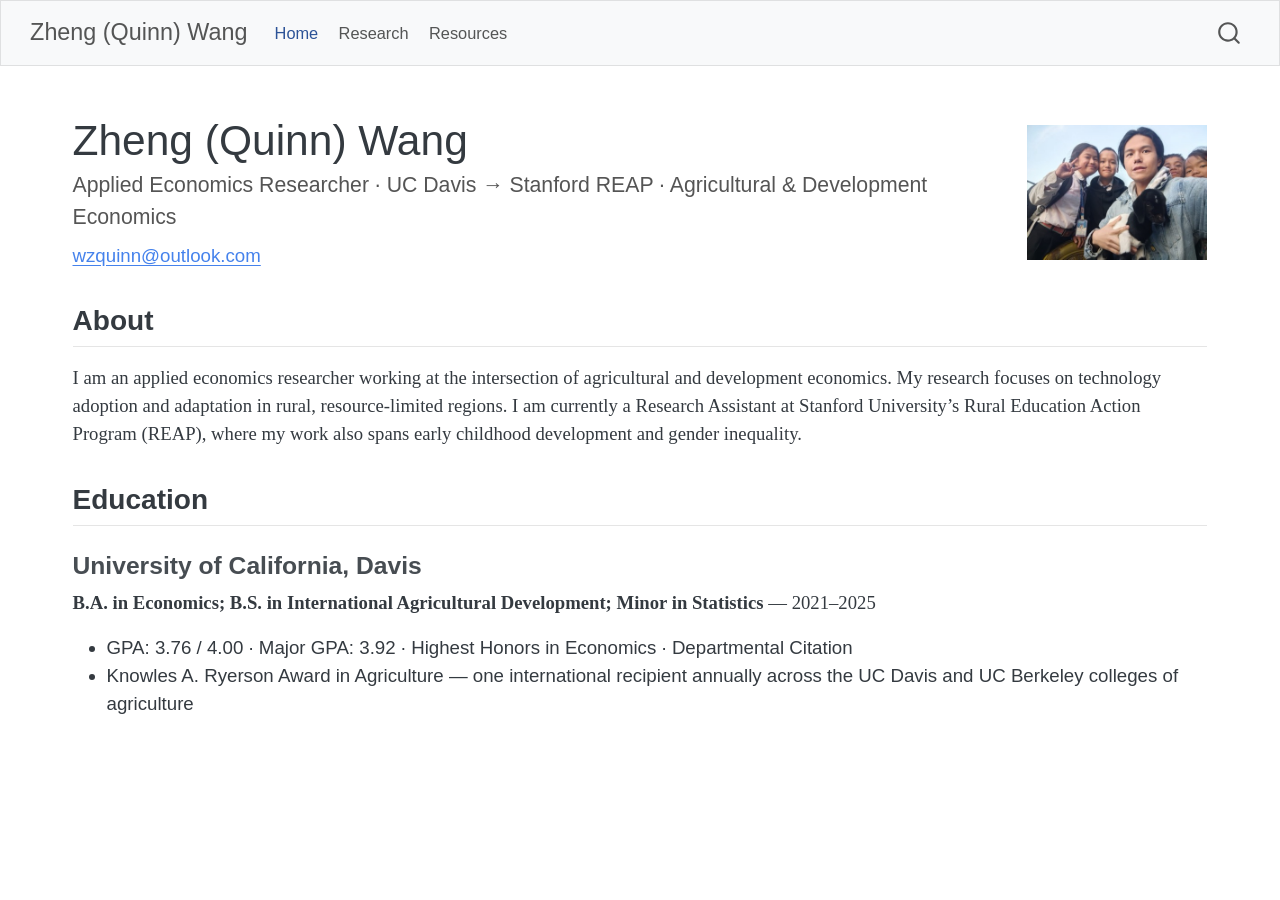
<file: index.html>
<!DOCTYPE html>
<html xmlns="http://www.w3.org/1999/xhtml" lang="en" xml:lang="en"><head>

<meta charset="utf-8">
<meta name="generator" content="quarto-1.10.18">

<meta name="viewport" content="width=device-width, initial-scale=1.0, user-scalable=yes">


<title>Zheng (Quinn) Wang</title>
<style>
/* Default styles provided by pandoc.
** See https://pandoc.org/MANUAL.html#variables-for-html for config info.
*/
span.smallcaps{font-variant: small-caps;}
div.columns{display: flex; gap: 1.5em;}
div.column{flex: auto;}
@media screen {
div.columns{gap: min(4vw, 1.5em);}
div.column{overflow-x: auto;}
}
div.hanging-indent{margin-left: 1.5em; text-indent: -1.5em;}
ul.task-list{list-style: none;}
ul.task-list li input[type="checkbox"] {
  width: 0.8em;
  margin: 0 0.8em 0.2em -1em; /* quarto-specific, see https://github.com/quarto-dev/quarto-cli/issues/4556 */ 
  vertical-align: middle;
}
</style>


<script src="site_libs/quarto-nav/quarto-nav.js"></script>
<script src="site_libs/quarto-nav/headroom.min.js"></script>
<script src="site_libs/clipboard/clipboard.min.js"></script>
<script src="site_libs/quarto-search/autocomplete.umd.js"></script>
<script src="site_libs/quarto-search/fuse.min.js"></script>
<script src="site_libs/quarto-search/quarto-search.js"></script>
<meta name="quarto:offset" content="./">
<script src="site_libs/quarto-html/quarto.js" type="module"></script>
<script src="site_libs/quarto-html/tabsets/tabsets.js" type="module"></script>
<script src="site_libs/quarto-html/popper.min.js"></script>
<script src="site_libs/quarto-html/tippy.umd.min.js"></script>
<script src="site_libs/quarto-html/anchor.min.js"></script>
<link href="site_libs/quarto-html/tippy.css" rel="stylesheet">
<link href="site_libs/quarto-html/quarto-syntax-highlighting-64a204ab8560d761af7679ceaba22944.css" rel="stylesheet" id="quarto-text-highlighting-styles">
<script src="site_libs/bootstrap/bootstrap.min.js"></script>
<link href="site_libs/bootstrap/bootstrap-icons.css" rel="stylesheet">
<link href="site_libs/bootstrap/bootstrap-c5a604da47f4eb3782dcbeae4ff25752.min.css" rel="stylesheet" append-hash="true" id="quarto-bootstrap" data-mode="light">
<script id="quarto-search-options" type="application/json">{
  "location": "navbar",
  "copy-button": false,
  "collapse-after": 3,
  "panel-placement": "end",
  "type": "overlay",
  "limit": 50,
  "keyboard-shortcut": [
    "f",
    "/",
    "s"
  ],
  "show-item-context": false,
  "language": {
    "search-no-results-text": "No results",
    "search-matching-documents-text": "matching documents",
    "search-copy-link-title": "Copy link to search",
    "search-hide-matches-text": "Hide additional matches",
    "search-more-match-text": "more match in this document",
    "search-more-matches-text": "more matches in this document",
    "search-clear-button-title": "Clear",
    "search-text-placeholder": "",
    "search-detached-cancel-button-title": "Cancel",
    "search-submit-button-title": "Submit",
    "search-label": "Search"
  }
}</script>


<link rel="stylesheet" href="styles.css">
</head>

<body class="nav-fixed quarto-light">

<div id="quarto-search-results"></div>
  <header id="quarto-header" class="headroom fixed-top">
    <nav class="navbar navbar-expand-lg " data-bs-theme="dark">
      <div class="navbar-container container-fluid">
      <div class="navbar-brand-container mx-auto">
    <a class="navbar-brand" href="./index.html">
    <span class="navbar-title">Zheng (Quinn) Wang</span>
    </a>
  </div>
            <div id="quarto-search" class="" title="Search"></div>
          <button class="navbar-toggler" type="button" data-bs-toggle="collapse" data-bs-target="#navbarCollapse" aria-controls="navbarCollapse" role="menu" aria-expanded="false" aria-label="Toggle navigation" onclick="if (window.quartoToggleHeadroom) { window.quartoToggleHeadroom(); }">
  <span class="navbar-toggler-icon"></span>
</button>
          <div class="collapse navbar-collapse" id="navbarCollapse">
            <ul class="navbar-nav navbar-nav-scroll me-auto">
  <li class="nav-item">
    <a class="nav-link active" href="./index.html" aria-current="page"> 
<span class="menu-text">Home</span></a>
  </li>  
  <li class="nav-item">
    <a class="nav-link" href="./research.html"> 
<span class="menu-text">Research</span></a>
  </li>  
  <li class="nav-item">
    <a class="nav-link" href="./resources.html"> 
<span class="menu-text">Resources</span></a>
  </li>  
</ul>
          </div> <!-- /navcollapse -->
            <div class="quarto-navbar-tools">
</div>
      </div> <!-- /container-fluid -->
    </nav>
</header>
<!-- content -->
<div id="quarto-content" class="quarto-container page-columns page-rows-contents page-layout-full page-navbar">
<!-- sidebar -->
<!-- margin-sidebar -->
    
<!-- main -->
<main class="content column-page" id="quarto-document-content"><header id="title-block-header" class="quarto-title-block"></header>




<div class="hero">
<div class="hero-text">
<div class="hero-name">
Zheng (Quinn) Wang
</div>
<div class="hero-subtitle">
Applied Economics Researcher · UC Davis → Stanford REAP · Agricultural &amp; Development Economics
</div>
<div class="hero-contact">
<a href="mailto:wzquinn@outlook.com">wzquinn@outlook.com</a>
</div>
</div>
<div class="hero-photo-wrap">
<img src="images/Quinn.jpg" alt="Zheng (Quinn) Wang">
</div>
</div>
<section id="about" class="level2">
<h2 class="anchored" data-anchor-id="about">About</h2>
<p>I am an applied economics researcher working at the intersection of agricultural and development economics. My research focuses on technology adoption and adaptation in rural, resource-limited regions. I am currently a Research Assistant at Stanford University’s Rural Education Action Program (REAP), where my work also spans early childhood development and gender inequality.</p>
</section>
<section id="education" class="level2">
<h2 class="anchored" data-anchor-id="education">Education</h2>
<section id="university-of-california-davis" class="level3">
<h3 class="anchored" data-anchor-id="university-of-california-davis">University of California, Davis</h3>
<p><strong>B.A. in Economics; B.S. in International Agricultural Development; Minor in Statistics</strong> — 2021–2025</p>
<ul>
<li>GPA: 3.76 / 4.00 · Major GPA: 3.92 · Highest Honors in Economics · Departmental Citation</li>
<li>Knowles A. Ryerson Award in Agriculture — one international recipient annually across the UC Davis and UC Berkeley colleges of agriculture</li>
</ul>


</section>
</section>

</main> <!-- /main -->
<script id="quarto-html-after-body" type="application/javascript">
  window.document.addEventListener("DOMContentLoaded", function (event) {
    const icon = "";
    const anchorJS = new window.AnchorJS();
    anchorJS.options = {
      placement: 'right',
      icon: icon
    };
    anchorJS.add('.anchored');
    const isCodeAnnotation = (el) => {
      for (const clz of el.classList) {
        if (clz.startsWith('code-annotation-')) {                     
          return true;
        }
      }
      return false;
    }
    const onCopySuccess = function(e) {
      // button target
      const button = e.trigger;
      // don't keep focus
      button.blur();
      // flash "checked"
      button.classList.add('code-copy-button-checked');
      var currentTitle = button.getAttribute("title");
      button.setAttribute("title", "Copied!");
      let tooltip;
      if (window.bootstrap) {
        button.setAttribute("data-bs-toggle", "tooltip");
        button.setAttribute("data-bs-placement", "left");
        button.setAttribute("data-bs-title", "Copied!");
        tooltip = new bootstrap.Tooltip(button, 
          { trigger: "manual", 
            customClass: "code-copy-button-tooltip",
            offset: [0, -8]});
        tooltip.show();    
      }
      setTimeout(function() {
        if (tooltip) {
          tooltip.hide();
          button.removeAttribute("data-bs-title");
          button.removeAttribute("data-bs-toggle");
          button.removeAttribute("data-bs-placement");
        }
        button.setAttribute("title", currentTitle);
        button.classList.remove('code-copy-button-checked');
      }, 1000);
      // clear code selection
      e.clearSelection();
    }
    const getTextToCopy = function(trigger) {
      const outerScaffold = trigger.parentElement.cloneNode(true);
      const codeEl = outerScaffold.querySelector('code');
      for (const childEl of codeEl.children) {
        if (isCodeAnnotation(childEl)) {
          childEl.remove();
        }
      }
      return codeEl.innerText;
    }
    const clipboard = new window.ClipboardJS('.code-copy-button:not([data-in-quarto-modal])', {
      text: getTextToCopy
    });
    clipboard.on('success', onCopySuccess);
    if (window.document.getElementById('quarto-embedded-source-code-modal')) {
      const clipboardModal = new window.ClipboardJS('.code-copy-button[data-in-quarto-modal]', {
        text: getTextToCopy,
        container: window.document.getElementById('quarto-embedded-source-code-modal')
      });
      clipboardModal.on('success', onCopySuccess);
    }
      var localhostRegex = new RegExp(/^(?:http|https):\/\/localhost\:?[0-9]*\//);
      var mailtoRegex = new RegExp(/^mailto:/);
        var filterRegex = new RegExp("https:\/\/wzquinn\.github\.io\/");
      var isInternal = (href) => {
          return filterRegex.test(href) || localhostRegex.test(href) || mailtoRegex.test(href);
      }
      // Inspect non-navigation links and adorn them if external
     var links = window.document.querySelectorAll('a[href]:not(.nav-link):not(.navbar-brand):not(.toc-action):not(.sidebar-link):not(.sidebar-item-toggle):not(.pagination-link):not(.no-external):not([aria-hidden]):not(.dropdown-item):not(.quarto-navigation-tool):not(.about-link)');
      for (var i=0; i<links.length; i++) {
        const link = links[i];
        if (!isInternal(link.href)) {
          // undo the damage that might have been done by quarto-nav.js in the case of
          // links that we want to consider external
          if (link.dataset.originalHref !== undefined) {
            link.href = link.dataset.originalHref;
          }
        }
      }
    function tippyHover(el, contentFn, onTriggerFn, onUntriggerFn) {
      const config = {
        allowHTML: true,
        maxWidth: 500,
        delay: 100,
        arrow: false,
        appendTo: function(el) {
            return el.parentElement;
        },
        interactive: true,
        interactiveBorder: 10,
        theme: 'quarto',
        placement: 'bottom-start',
      };
      if (contentFn) {
        config.content = contentFn;
      }
      if (onTriggerFn) {
        config.onTrigger = onTriggerFn;
      }
      if (onUntriggerFn) {
        config.onUntrigger = onUntriggerFn;
      }
      window.tippy(el, config); 
    }
    const noterefs = window.document.querySelectorAll('a[role="doc-noteref"]');
    for (var i=0; i<noterefs.length; i++) {
      const ref = noterefs[i];
      tippyHover(ref, function() {
        // use id or data attribute instead here
        let href = ref.getAttribute('data-footnote-href') || ref.getAttribute('href');
        try { href = new URL(href).hash; } catch {}
        const id = href.replace(/^#\/?/, "");
        const note = window.document.getElementById(id);
        if (note) {
          return note.innerHTML;
        } else {
          return "";
        }
      });
    }
    const xrefs = window.document.querySelectorAll('a.quarto-xref');
    const processXRef = (id, note) => {
      // Strip column container classes
      const stripColumnClz = (el) => {
        el.classList.remove("page-full", "page-columns");
        if (el.children) {
          for (const child of el.children) {
            stripColumnClz(child);
          }
        }
      }
      stripColumnClz(note)
      if (id === null || id.startsWith('sec-')) {
        // Special case sections, only their first couple elements
        const container = document.createElement("div");
        if (note.children && note.children.length > 2) {
          container.appendChild(note.children[0].cloneNode(true));
          for (let i = 1; i < note.children.length; i++) {
            const child = note.children[i];
            if (child.tagName === "P" && child.innerText === "") {
              continue;
            } else {
              container.appendChild(child.cloneNode(true));
              break;
            }
          }
          if (window.Quarto?.typesetMath) {
            window.Quarto.typesetMath(container);
          }
          return container.innerHTML
        } else {
          if (window.Quarto?.typesetMath) {
            window.Quarto.typesetMath(note);
          }
          return note.innerHTML;
        }
      } else {
        // Remove any anchor links if they are present
        const anchorLink = note.querySelector('a.anchorjs-link');
        if (anchorLink) {
          anchorLink.remove();
        }
        if (window.Quarto?.typesetMath) {
          window.Quarto.typesetMath(note);
        }
        if (note.classList.contains("callout")) {
          return note.outerHTML;
        } else {
          return note.innerHTML;
        }
      }
    }
    for (var i=0; i<xrefs.length; i++) {
      const xref = xrefs[i];
      tippyHover(xref, undefined, function(instance) {
        instance.disable();
        let url = xref.getAttribute('href');
        let hash = undefined; 
        if (url.startsWith('#')) {
          hash = url;
        } else {
          try { hash = new URL(url).hash; } catch {}
        }
        if (hash) {
          const id = hash.replace(/^#\/?/, "");
          const note = window.document.getElementById(id);
          if (note !== null) {
            try {
              const html = processXRef(id, note.cloneNode(true));
              instance.setContent(html);
            } finally {
              instance.enable();
              instance.show();
            }
          } else {
            // See if we can fetch this
            fetch(url.split('#')[0])
            .then(res => res.text())
            .then(html => {
              const parser = new DOMParser();
              const htmlDoc = parser.parseFromString(html, "text/html");
              const note = htmlDoc.getElementById(id);
              if (note !== null) {
                const html = processXRef(id, note);
                instance.setContent(html);
              } 
            }).finally(() => {
              instance.enable();
              instance.show();
            });
          }
        } else {
          // See if we can fetch a full url (with no hash to target)
          // This is a special case and we should probably do some content thinning / targeting
          fetch(url)
          .then(res => res.text())
          .then(html => {
            const parser = new DOMParser();
            const htmlDoc = parser.parseFromString(html, "text/html");
            const note = htmlDoc.querySelector('main.content');
            if (note !== null) {
              // This should only happen for chapter cross references
              // (since there is no id in the URL)
              // remove the first header
              if (note.children.length > 0 && note.children[0].tagName === "HEADER") {
                note.children[0].remove();
              }
              const html = processXRef(null, note);
              instance.setContent(html);
            } 
          }).finally(() => {
            instance.enable();
            instance.show();
          });
        }
      }, function(instance) {
      });
    }
        let selectedAnnoteEl;
        const selectorForAnnotation = ( cell, annotation) => {
          let cellAttr = 'data-code-cell="' + cell + '"';
          let lineAttr = 'data-code-annotation="' +  annotation + '"';
          const selector = 'span[' + cellAttr + '][' + lineAttr + ']';
          return selector;
        }
        const selectCodeLines = (annoteEl) => {
          const doc = window.document;
          const targetCell = annoteEl.getAttribute("data-target-cell");
          const targetAnnotation = annoteEl.getAttribute("data-target-annotation");
          const annoteSpan = window.document.querySelector(selectorForAnnotation(targetCell, targetAnnotation));
          const lines = annoteSpan.getAttribute("data-code-lines").split(",");
          const lineIds = lines.map((line) => {
            return targetCell + "-" + line;
          })
          let top = null;
          let height = null;
          let parent = null;
          if (lineIds.length > 0) {
              //compute the position of the single el (top and bottom and make a div)
              const el = window.document.getElementById(lineIds[0]);
              top = el.offsetTop;
              height = el.offsetHeight;
              parent = el.parentElement.parentElement;
            if (lineIds.length > 1) {
              const lastEl = window.document.getElementById(lineIds[lineIds.length - 1]);
              const bottom = lastEl.offsetTop + lastEl.offsetHeight;
              height = bottom - top;
            }
            if (top !== null && height !== null && parent !== null) {
              // cook up a div (if necessary) and position it 
              let div = window.document.getElementById("code-annotation-line-highlight");
              if (div === null) {
                div = window.document.createElement("div");
                div.setAttribute("id", "code-annotation-line-highlight");
                div.style.position = 'absolute';
                parent.appendChild(div);
              }
              div.style.top = top - 2 + "px";
              div.style.height = height + 4 + "px";
              div.style.left = 0;
              let gutterDiv = window.document.getElementById("code-annotation-line-highlight-gutter");
              if (gutterDiv === null) {
                gutterDiv = window.document.createElement("div");
                gutterDiv.setAttribute("id", "code-annotation-line-highlight-gutter");
                gutterDiv.style.position = 'absolute';
                const codeCell = window.document.getElementById(targetCell);
                const gutter = codeCell.querySelector('.code-annotation-gutter');
                gutter.appendChild(gutterDiv);
              }
              gutterDiv.style.top = top - 2 + "px";
              gutterDiv.style.height = height + 4 + "px";
            }
            selectedAnnoteEl = annoteEl;
          }
        };
        const unselectCodeLines = () => {
          const elementsIds = ["code-annotation-line-highlight", "code-annotation-line-highlight-gutter"];
          elementsIds.forEach((elId) => {
            const div = window.document.getElementById(elId);
            if (div) {
              div.remove();
            }
          });
          selectedAnnoteEl = undefined;
        };
          // Handle positioning of the toggle
      window.addEventListener(
        "resize",
        throttle(() => {
          elRect = undefined;
          if (selectedAnnoteEl) {
            selectCodeLines(selectedAnnoteEl);
          }
        }, 10)
      );
      function throttle(fn, ms) {
      let throttle = false;
      let timer;
        return (...args) => {
          if(!throttle) { // first call gets through
              fn.apply(this, args);
              throttle = true;
          } else { // all the others get throttled
              if(timer) clearTimeout(timer); // cancel #2
              timer = setTimeout(() => {
                fn.apply(this, args);
                timer = throttle = false;
              }, ms);
          }
        };
      }
        // Attach click handler to the DT
        const annoteDls = window.document.querySelectorAll('dt[data-target-cell]');
        for (const annoteDlNode of annoteDls) {
          annoteDlNode.addEventListener('click', (event) => {
            const clickedEl = event.target;
            if (clickedEl !== selectedAnnoteEl) {
              unselectCodeLines();
              const activeEl = window.document.querySelector('dt[data-target-cell].code-annotation-active');
              if (activeEl) {
                activeEl.classList.remove('code-annotation-active');
              }
              selectCodeLines(clickedEl);
              clickedEl.classList.add('code-annotation-active');
            } else {
              // Unselect the line
              unselectCodeLines();
              clickedEl.classList.remove('code-annotation-active');
            }
          });
        }
    const findCites = (el) => {
      const parentEl = el.parentElement;
      if (parentEl) {
        const cites = parentEl.dataset.cites;
        if (cites) {
          return {
            el,
            cites: cites.split(' ')
          };
        } else {
          return findCites(el.parentElement)
        }
      } else {
        return undefined;
      }
    };
    var bibliorefs = window.document.querySelectorAll('a[role="doc-biblioref"]');
    for (var i=0; i<bibliorefs.length; i++) {
      const ref = bibliorefs[i];
      const citeInfo = findCites(ref);
      if (citeInfo) {
        tippyHover(citeInfo.el, function() {
          var popup = window.document.createElement('div');
          citeInfo.cites.forEach(function(cite) {
            var citeDiv = window.document.createElement('div');
            citeDiv.classList.add('hanging-indent');
            citeDiv.classList.add('csl-entry');
            var biblioDiv = window.document.getElementById('ref-' + cite);
            if (biblioDiv) {
              citeDiv.innerHTML = biblioDiv.innerHTML;
            }
            popup.appendChild(citeDiv);
          });
          return popup.innerHTML;
        });
      }
    }
  });
  </script>
</div> <!-- /content -->




</body></html>
</file>
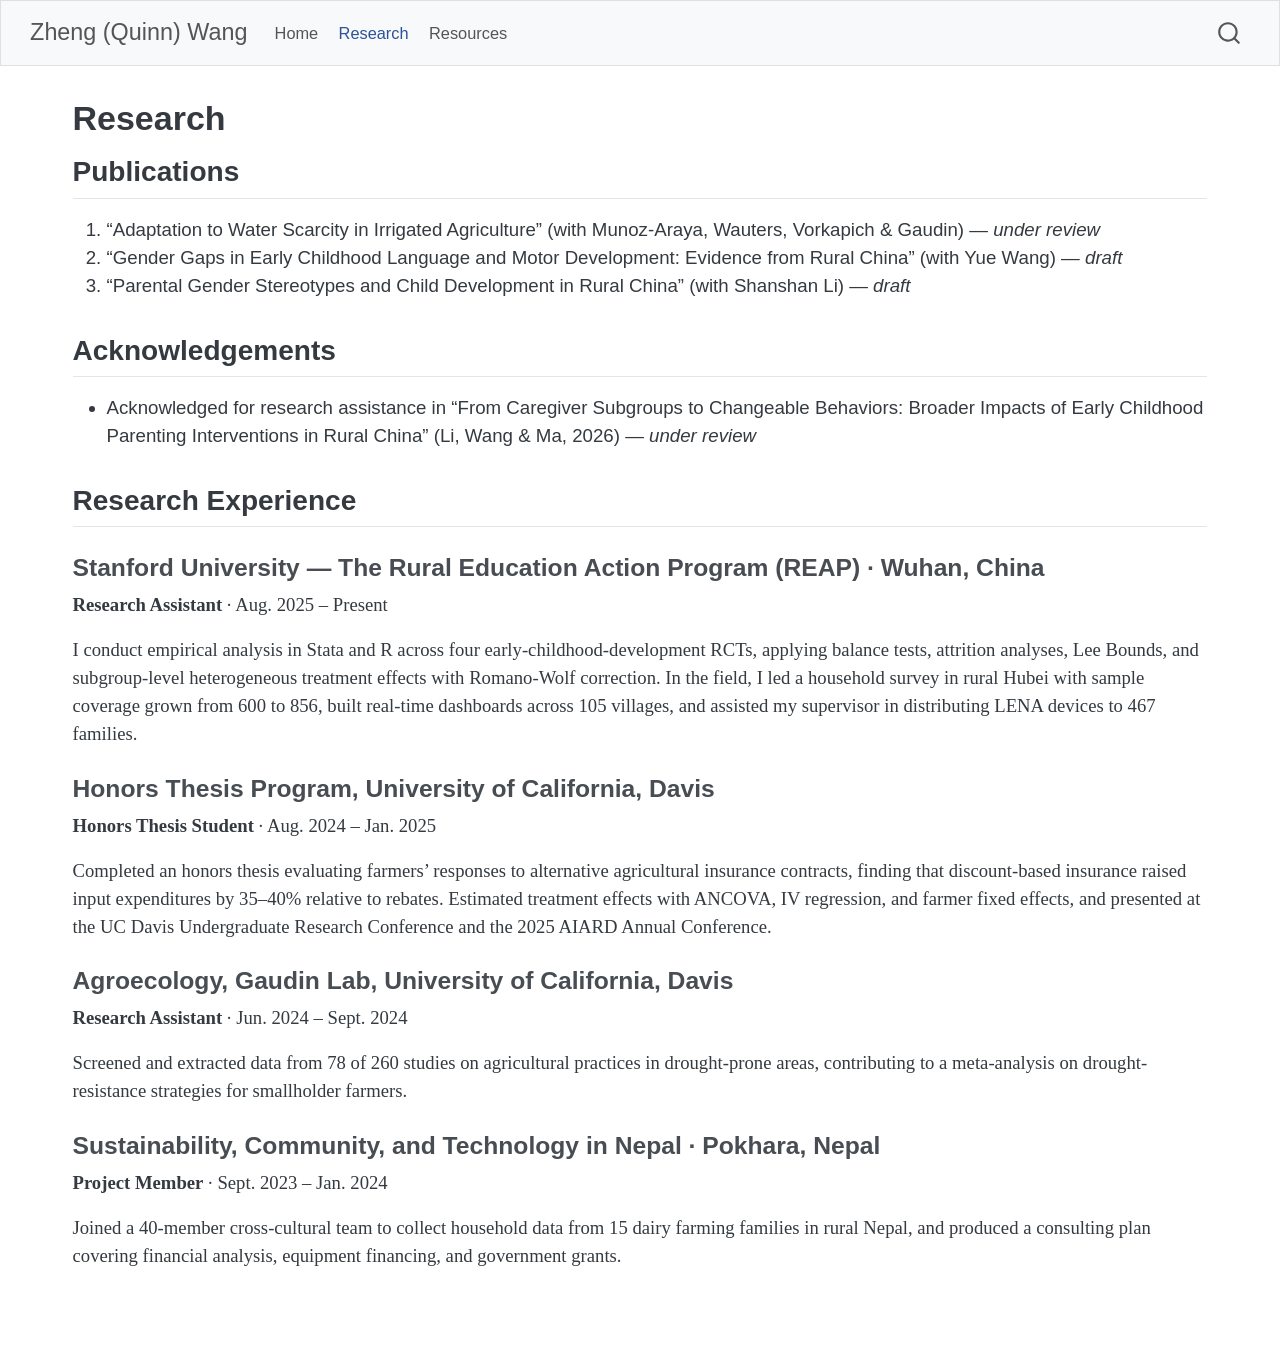
<file: research.html>
<!DOCTYPE html>
<html xmlns="http://www.w3.org/1999/xhtml" lang="en" xml:lang="en"><head>

<meta charset="utf-8">
<meta name="generator" content="quarto-1.10.18">

<meta name="viewport" content="width=device-width, initial-scale=1.0, user-scalable=yes">


<title>Research – Zheng (Quinn) Wang</title>
<style>
/* Default styles provided by pandoc.
** See https://pandoc.org/MANUAL.html#variables-for-html for config info.
*/
span.smallcaps{font-variant: small-caps;}
div.columns{display: flex; gap: 1.5em;}
div.column{flex: auto;}
@media screen {
div.columns{gap: min(4vw, 1.5em);}
div.column{overflow-x: auto;}
}
div.hanging-indent{margin-left: 1.5em; text-indent: -1.5em;}
ul.task-list{list-style: none;}
ul.task-list li input[type="checkbox"] {
  width: 0.8em;
  margin: 0 0.8em 0.2em -1em; /* quarto-specific, see https://github.com/quarto-dev/quarto-cli/issues/4556 */ 
  vertical-align: middle;
}
</style>


<script src="site_libs/quarto-nav/quarto-nav.js"></script>
<script src="site_libs/quarto-nav/headroom.min.js"></script>
<script src="site_libs/clipboard/clipboard.min.js"></script>
<script src="site_libs/quarto-search/autocomplete.umd.js"></script>
<script src="site_libs/quarto-search/fuse.min.js"></script>
<script src="site_libs/quarto-search/quarto-search.js"></script>
<meta name="quarto:offset" content="./">
<script src="site_libs/quarto-html/quarto.js" type="module"></script>
<script src="site_libs/quarto-html/tabsets/tabsets.js" type="module"></script>
<script src="site_libs/quarto-html/popper.min.js"></script>
<script src="site_libs/quarto-html/tippy.umd.min.js"></script>
<script src="site_libs/quarto-html/anchor.min.js"></script>
<link href="site_libs/quarto-html/tippy.css" rel="stylesheet">
<link href="site_libs/quarto-html/quarto-syntax-highlighting-64a204ab8560d761af7679ceaba22944.css" rel="stylesheet" id="quarto-text-highlighting-styles">
<script src="site_libs/bootstrap/bootstrap.min.js"></script>
<link href="site_libs/bootstrap/bootstrap-icons.css" rel="stylesheet">
<link href="site_libs/bootstrap/bootstrap-c5a604da47f4eb3782dcbeae4ff25752.min.css" rel="stylesheet" append-hash="true" id="quarto-bootstrap" data-mode="light">
<script id="quarto-search-options" type="application/json">{
  "location": "navbar",
  "copy-button": false,
  "collapse-after": 3,
  "panel-placement": "end",
  "type": "overlay",
  "limit": 50,
  "keyboard-shortcut": [
    "f",
    "/",
    "s"
  ],
  "show-item-context": false,
  "language": {
    "search-no-results-text": "No results",
    "search-matching-documents-text": "matching documents",
    "search-copy-link-title": "Copy link to search",
    "search-hide-matches-text": "Hide additional matches",
    "search-more-match-text": "more match in this document",
    "search-more-matches-text": "more matches in this document",
    "search-clear-button-title": "Clear",
    "search-text-placeholder": "",
    "search-detached-cancel-button-title": "Cancel",
    "search-submit-button-title": "Submit",
    "search-label": "Search"
  }
}</script>


<link rel="stylesheet" href="styles.css">
</head>

<body class="nav-fixed quarto-light">

<div id="quarto-search-results"></div>
  <header id="quarto-header" class="headroom fixed-top">
    <nav class="navbar navbar-expand-lg " data-bs-theme="dark">
      <div class="navbar-container container-fluid">
      <div class="navbar-brand-container mx-auto">
    <a class="navbar-brand" href="./index.html">
    <span class="navbar-title">Zheng (Quinn) Wang</span>
    </a>
  </div>
            <div id="quarto-search" class="" title="Search"></div>
          <button class="navbar-toggler" type="button" data-bs-toggle="collapse" data-bs-target="#navbarCollapse" aria-controls="navbarCollapse" role="menu" aria-expanded="false" aria-label="Toggle navigation" onclick="if (window.quartoToggleHeadroom) { window.quartoToggleHeadroom(); }">
  <span class="navbar-toggler-icon"></span>
</button>
          <div class="collapse navbar-collapse" id="navbarCollapse">
            <ul class="navbar-nav navbar-nav-scroll me-auto">
  <li class="nav-item">
    <a class="nav-link" href="./index.html"> 
<span class="menu-text">Home</span></a>
  </li>  
  <li class="nav-item">
    <a class="nav-link active" href="./research.html" aria-current="page"> 
<span class="menu-text">Research</span></a>
  </li>  
  <li class="nav-item">
    <a class="nav-link" href="./resources.html"> 
<span class="menu-text">Resources</span></a>
  </li>  
</ul>
          </div> <!-- /navcollapse -->
            <div class="quarto-navbar-tools">
</div>
      </div> <!-- /container-fluid -->
    </nav>
</header>
<!-- content -->
<div id="quarto-content" class="quarto-container page-columns page-rows-contents page-layout-full page-navbar">
<!-- sidebar -->
<!-- margin-sidebar -->
    
<!-- main -->
<main class="content column-page" id="quarto-document-content">

<header id="title-block-header" class="quarto-title-block default">
<div class="quarto-title">
<h1 class="title">Research</h1>
</div>



<div class="quarto-title-meta column-page">

    
  
    
  </div>
  


</header>


<section id="publications" class="level2">
<h2 class="anchored" data-anchor-id="publications">Publications</h2>
<ol type="1">
<li>“Adaptation to Water Scarcity in Irrigated Agriculture” (with Munoz-Araya, Wauters, Vorkapich &amp; Gaudin) — <em>under review</em></li>
<li>“Gender Gaps in Early Childhood Language and Motor Development: Evidence from Rural China” (with Yue Wang) — <em>draft</em></li>
<li>“Parental Gender Stereotypes and Child Development in Rural China” (with Shanshan Li) — <em>draft</em></li>
</ol>
</section>
<section id="acknowledgements" class="level2">
<h2 class="anchored" data-anchor-id="acknowledgements">Acknowledgements</h2>
<ul>
<li>Acknowledged for research assistance in “From Caregiver Subgroups to Changeable Behaviors: Broader Impacts of Early Childhood Parenting Interventions in Rural China” (Li, Wang &amp; Ma, 2026) — <em>under review</em></li>
</ul>
</section>
<section id="research-experience" class="level2">
<h2 class="anchored" data-anchor-id="research-experience">Research Experience</h2>
<section id="stanford-university-the-rural-education-action-program-reap-wuhan-china" class="level3">
<h3 class="anchored" data-anchor-id="stanford-university-the-rural-education-action-program-reap-wuhan-china">Stanford University — The Rural Education Action Program (REAP) · Wuhan, China</h3>
<p><strong>Research Assistant</strong> · Aug.&nbsp;2025 – Present</p>
<p>I conduct empirical analysis in Stata and R across four early-childhood-development RCTs, applying balance tests, attrition analyses, Lee Bounds, and subgroup-level heterogeneous treatment effects with Romano-Wolf correction. In the field, I led a household survey in rural Hubei with sample coverage grown from 600 to 856, built real-time dashboards across 105 villages, and assisted my supervisor in distributing LENA devices to 467 families.</p>
</section>
<section id="honors-thesis-program-university-of-california-davis" class="level3">
<h3 class="anchored" data-anchor-id="honors-thesis-program-university-of-california-davis">Honors Thesis Program, University of California, Davis</h3>
<p><strong>Honors Thesis Student</strong> · Aug.&nbsp;2024 – Jan.&nbsp;2025</p>
<p>Completed an honors thesis evaluating farmers’ responses to alternative agricultural insurance contracts, finding that discount-based insurance raised input expenditures by 35–40% relative to rebates. Estimated treatment effects with ANCOVA, IV regression, and farmer fixed effects, and presented at the UC Davis Undergraduate Research Conference and the 2025 AIARD Annual Conference.</p>
</section>
<section id="agroecology-gaudin-lab-university-of-california-davis" class="level3">
<h3 class="anchored" data-anchor-id="agroecology-gaudin-lab-university-of-california-davis">Agroecology, Gaudin Lab, University of California, Davis</h3>
<p><strong>Research Assistant</strong> · Jun.&nbsp;2024 – Sept.&nbsp;2024</p>
<p>Screened and extracted data from 78 of 260 studies on agricultural practices in drought-prone areas, contributing to a meta-analysis on drought-resistance strategies for smallholder farmers.</p>
</section>
<section id="sustainability-community-and-technology-in-nepal-pokhara-nepal" class="level3">
<h3 class="anchored" data-anchor-id="sustainability-community-and-technology-in-nepal-pokhara-nepal">Sustainability, Community, and Technology in Nepal · Pokhara, Nepal</h3>
<p><strong>Project Member</strong> · Sept.&nbsp;2023 – Jan.&nbsp;2024</p>
<p>Joined a 40-member cross-cultural team to collect household data from 15 dairy farming families in rural Nepal, and produced a consulting plan covering financial analysis, equipment financing, and government grants.</p>


</section>
</section>

</main> <!-- /main -->
<script id="quarto-html-after-body" type="application/javascript">
  window.document.addEventListener("DOMContentLoaded", function (event) {
    const icon = "";
    const anchorJS = new window.AnchorJS();
    anchorJS.options = {
      placement: 'right',
      icon: icon
    };
    anchorJS.add('.anchored');
    const isCodeAnnotation = (el) => {
      for (const clz of el.classList) {
        if (clz.startsWith('code-annotation-')) {                     
          return true;
        }
      }
      return false;
    }
    const onCopySuccess = function(e) {
      // button target
      const button = e.trigger;
      // don't keep focus
      button.blur();
      // flash "checked"
      button.classList.add('code-copy-button-checked');
      var currentTitle = button.getAttribute("title");
      button.setAttribute("title", "Copied!");
      let tooltip;
      if (window.bootstrap) {
        button.setAttribute("data-bs-toggle", "tooltip");
        button.setAttribute("data-bs-placement", "left");
        button.setAttribute("data-bs-title", "Copied!");
        tooltip = new bootstrap.Tooltip(button, 
          { trigger: "manual", 
            customClass: "code-copy-button-tooltip",
            offset: [0, -8]});
        tooltip.show();    
      }
      setTimeout(function() {
        if (tooltip) {
          tooltip.hide();
          button.removeAttribute("data-bs-title");
          button.removeAttribute("data-bs-toggle");
          button.removeAttribute("data-bs-placement");
        }
        button.setAttribute("title", currentTitle);
        button.classList.remove('code-copy-button-checked');
      }, 1000);
      // clear code selection
      e.clearSelection();
    }
    const getTextToCopy = function(trigger) {
      const outerScaffold = trigger.parentElement.cloneNode(true);
      const codeEl = outerScaffold.querySelector('code');
      for (const childEl of codeEl.children) {
        if (isCodeAnnotation(childEl)) {
          childEl.remove();
        }
      }
      return codeEl.innerText;
    }
    const clipboard = new window.ClipboardJS('.code-copy-button:not([data-in-quarto-modal])', {
      text: getTextToCopy
    });
    clipboard.on('success', onCopySuccess);
    if (window.document.getElementById('quarto-embedded-source-code-modal')) {
      const clipboardModal = new window.ClipboardJS('.code-copy-button[data-in-quarto-modal]', {
        text: getTextToCopy,
        container: window.document.getElementById('quarto-embedded-source-code-modal')
      });
      clipboardModal.on('success', onCopySuccess);
    }
      var localhostRegex = new RegExp(/^(?:http|https):\/\/localhost\:?[0-9]*\//);
      var mailtoRegex = new RegExp(/^mailto:/);
        var filterRegex = new RegExp("https:\/\/wzquinn\.github\.io\/");
      var isInternal = (href) => {
          return filterRegex.test(href) || localhostRegex.test(href) || mailtoRegex.test(href);
      }
      // Inspect non-navigation links and adorn them if external
     var links = window.document.querySelectorAll('a[href]:not(.nav-link):not(.navbar-brand):not(.toc-action):not(.sidebar-link):not(.sidebar-item-toggle):not(.pagination-link):not(.no-external):not([aria-hidden]):not(.dropdown-item):not(.quarto-navigation-tool):not(.about-link)');
      for (var i=0; i<links.length; i++) {
        const link = links[i];
        if (!isInternal(link.href)) {
          // undo the damage that might have been done by quarto-nav.js in the case of
          // links that we want to consider external
          if (link.dataset.originalHref !== undefined) {
            link.href = link.dataset.originalHref;
          }
        }
      }
    function tippyHover(el, contentFn, onTriggerFn, onUntriggerFn) {
      const config = {
        allowHTML: true,
        maxWidth: 500,
        delay: 100,
        arrow: false,
        appendTo: function(el) {
            return el.parentElement;
        },
        interactive: true,
        interactiveBorder: 10,
        theme: 'quarto',
        placement: 'bottom-start',
      };
      if (contentFn) {
        config.content = contentFn;
      }
      if (onTriggerFn) {
        config.onTrigger = onTriggerFn;
      }
      if (onUntriggerFn) {
        config.onUntrigger = onUntriggerFn;
      }
      window.tippy(el, config); 
    }
    const noterefs = window.document.querySelectorAll('a[role="doc-noteref"]');
    for (var i=0; i<noterefs.length; i++) {
      const ref = noterefs[i];
      tippyHover(ref, function() {
        // use id or data attribute instead here
        let href = ref.getAttribute('data-footnote-href') || ref.getAttribute('href');
        try { href = new URL(href).hash; } catch {}
        const id = href.replace(/^#\/?/, "");
        const note = window.document.getElementById(id);
        if (note) {
          return note.innerHTML;
        } else {
          return "";
        }
      });
    }
    const xrefs = window.document.querySelectorAll('a.quarto-xref');
    const processXRef = (id, note) => {
      // Strip column container classes
      const stripColumnClz = (el) => {
        el.classList.remove("page-full", "page-columns");
        if (el.children) {
          for (const child of el.children) {
            stripColumnClz(child);
          }
        }
      }
      stripColumnClz(note)
      if (id === null || id.startsWith('sec-')) {
        // Special case sections, only their first couple elements
        const container = document.createElement("div");
        if (note.children && note.children.length > 2) {
          container.appendChild(note.children[0].cloneNode(true));
          for (let i = 1; i < note.children.length; i++) {
            const child = note.children[i];
            if (child.tagName === "P" && child.innerText === "") {
              continue;
            } else {
              container.appendChild(child.cloneNode(true));
              break;
            }
          }
          if (window.Quarto?.typesetMath) {
            window.Quarto.typesetMath(container);
          }
          return container.innerHTML
        } else {
          if (window.Quarto?.typesetMath) {
            window.Quarto.typesetMath(note);
          }
          return note.innerHTML;
        }
      } else {
        // Remove any anchor links if they are present
        const anchorLink = note.querySelector('a.anchorjs-link');
        if (anchorLink) {
          anchorLink.remove();
        }
        if (window.Quarto?.typesetMath) {
          window.Quarto.typesetMath(note);
        }
        if (note.classList.contains("callout")) {
          return note.outerHTML;
        } else {
          return note.innerHTML;
        }
      }
    }
    for (var i=0; i<xrefs.length; i++) {
      const xref = xrefs[i];
      tippyHover(xref, undefined, function(instance) {
        instance.disable();
        let url = xref.getAttribute('href');
        let hash = undefined; 
        if (url.startsWith('#')) {
          hash = url;
        } else {
          try { hash = new URL(url).hash; } catch {}
        }
        if (hash) {
          const id = hash.replace(/^#\/?/, "");
          const note = window.document.getElementById(id);
          if (note !== null) {
            try {
              const html = processXRef(id, note.cloneNode(true));
              instance.setContent(html);
            } finally {
              instance.enable();
              instance.show();
            }
          } else {
            // See if we can fetch this
            fetch(url.split('#')[0])
            .then(res => res.text())
            .then(html => {
              const parser = new DOMParser();
              const htmlDoc = parser.parseFromString(html, "text/html");
              const note = htmlDoc.getElementById(id);
              if (note !== null) {
                const html = processXRef(id, note);
                instance.setContent(html);
              } 
            }).finally(() => {
              instance.enable();
              instance.show();
            });
          }
        } else {
          // See if we can fetch a full url (with no hash to target)
          // This is a special case and we should probably do some content thinning / targeting
          fetch(url)
          .then(res => res.text())
          .then(html => {
            const parser = new DOMParser();
            const htmlDoc = parser.parseFromString(html, "text/html");
            const note = htmlDoc.querySelector('main.content');
            if (note !== null) {
              // This should only happen for chapter cross references
              // (since there is no id in the URL)
              // remove the first header
              if (note.children.length > 0 && note.children[0].tagName === "HEADER") {
                note.children[0].remove();
              }
              const html = processXRef(null, note);
              instance.setContent(html);
            } 
          }).finally(() => {
            instance.enable();
            instance.show();
          });
        }
      }, function(instance) {
      });
    }
        let selectedAnnoteEl;
        const selectorForAnnotation = ( cell, annotation) => {
          let cellAttr = 'data-code-cell="' + cell + '"';
          let lineAttr = 'data-code-annotation="' +  annotation + '"';
          const selector = 'span[' + cellAttr + '][' + lineAttr + ']';
          return selector;
        }
        const selectCodeLines = (annoteEl) => {
          const doc = window.document;
          const targetCell = annoteEl.getAttribute("data-target-cell");
          const targetAnnotation = annoteEl.getAttribute("data-target-annotation");
          const annoteSpan = window.document.querySelector(selectorForAnnotation(targetCell, targetAnnotation));
          const lines = annoteSpan.getAttribute("data-code-lines").split(",");
          const lineIds = lines.map((line) => {
            return targetCell + "-" + line;
          })
          let top = null;
          let height = null;
          let parent = null;
          if (lineIds.length > 0) {
              //compute the position of the single el (top and bottom and make a div)
              const el = window.document.getElementById(lineIds[0]);
              top = el.offsetTop;
              height = el.offsetHeight;
              parent = el.parentElement.parentElement;
            if (lineIds.length > 1) {
              const lastEl = window.document.getElementById(lineIds[lineIds.length - 1]);
              const bottom = lastEl.offsetTop + lastEl.offsetHeight;
              height = bottom - top;
            }
            if (top !== null && height !== null && parent !== null) {
              // cook up a div (if necessary) and position it 
              let div = window.document.getElementById("code-annotation-line-highlight");
              if (div === null) {
                div = window.document.createElement("div");
                div.setAttribute("id", "code-annotation-line-highlight");
                div.style.position = 'absolute';
                parent.appendChild(div);
              }
              div.style.top = top - 2 + "px";
              div.style.height = height + 4 + "px";
              div.style.left = 0;
              let gutterDiv = window.document.getElementById("code-annotation-line-highlight-gutter");
              if (gutterDiv === null) {
                gutterDiv = window.document.createElement("div");
                gutterDiv.setAttribute("id", "code-annotation-line-highlight-gutter");
                gutterDiv.style.position = 'absolute';
                const codeCell = window.document.getElementById(targetCell);
                const gutter = codeCell.querySelector('.code-annotation-gutter');
                gutter.appendChild(gutterDiv);
              }
              gutterDiv.style.top = top - 2 + "px";
              gutterDiv.style.height = height + 4 + "px";
            }
            selectedAnnoteEl = annoteEl;
          }
        };
        const unselectCodeLines = () => {
          const elementsIds = ["code-annotation-line-highlight", "code-annotation-line-highlight-gutter"];
          elementsIds.forEach((elId) => {
            const div = window.document.getElementById(elId);
            if (div) {
              div.remove();
            }
          });
          selectedAnnoteEl = undefined;
        };
          // Handle positioning of the toggle
      window.addEventListener(
        "resize",
        throttle(() => {
          elRect = undefined;
          if (selectedAnnoteEl) {
            selectCodeLines(selectedAnnoteEl);
          }
        }, 10)
      );
      function throttle(fn, ms) {
      let throttle = false;
      let timer;
        return (...args) => {
          if(!throttle) { // first call gets through
              fn.apply(this, args);
              throttle = true;
          } else { // all the others get throttled
              if(timer) clearTimeout(timer); // cancel #2
              timer = setTimeout(() => {
                fn.apply(this, args);
                timer = throttle = false;
              }, ms);
          }
        };
      }
        // Attach click handler to the DT
        const annoteDls = window.document.querySelectorAll('dt[data-target-cell]');
        for (const annoteDlNode of annoteDls) {
          annoteDlNode.addEventListener('click', (event) => {
            const clickedEl = event.target;
            if (clickedEl !== selectedAnnoteEl) {
              unselectCodeLines();
              const activeEl = window.document.querySelector('dt[data-target-cell].code-annotation-active');
              if (activeEl) {
                activeEl.classList.remove('code-annotation-active');
              }
              selectCodeLines(clickedEl);
              clickedEl.classList.add('code-annotation-active');
            } else {
              // Unselect the line
              unselectCodeLines();
              clickedEl.classList.remove('code-annotation-active');
            }
          });
        }
    const findCites = (el) => {
      const parentEl = el.parentElement;
      if (parentEl) {
        const cites = parentEl.dataset.cites;
        if (cites) {
          return {
            el,
            cites: cites.split(' ')
          };
        } else {
          return findCites(el.parentElement)
        }
      } else {
        return undefined;
      }
    };
    var bibliorefs = window.document.querySelectorAll('a[role="doc-biblioref"]');
    for (var i=0; i<bibliorefs.length; i++) {
      const ref = bibliorefs[i];
      const citeInfo = findCites(ref);
      if (citeInfo) {
        tippyHover(citeInfo.el, function() {
          var popup = window.document.createElement('div');
          citeInfo.cites.forEach(function(cite) {
            var citeDiv = window.document.createElement('div');
            citeDiv.classList.add('hanging-indent');
            citeDiv.classList.add('csl-entry');
            var biblioDiv = window.document.getElementById('ref-' + cite);
            if (biblioDiv) {
              citeDiv.innerHTML = biblioDiv.innerHTML;
            }
            popup.appendChild(citeDiv);
          });
          return popup.innerHTML;
        });
      }
    }
  });
  </script>
</div> <!-- /content -->




</body></html>
</file>
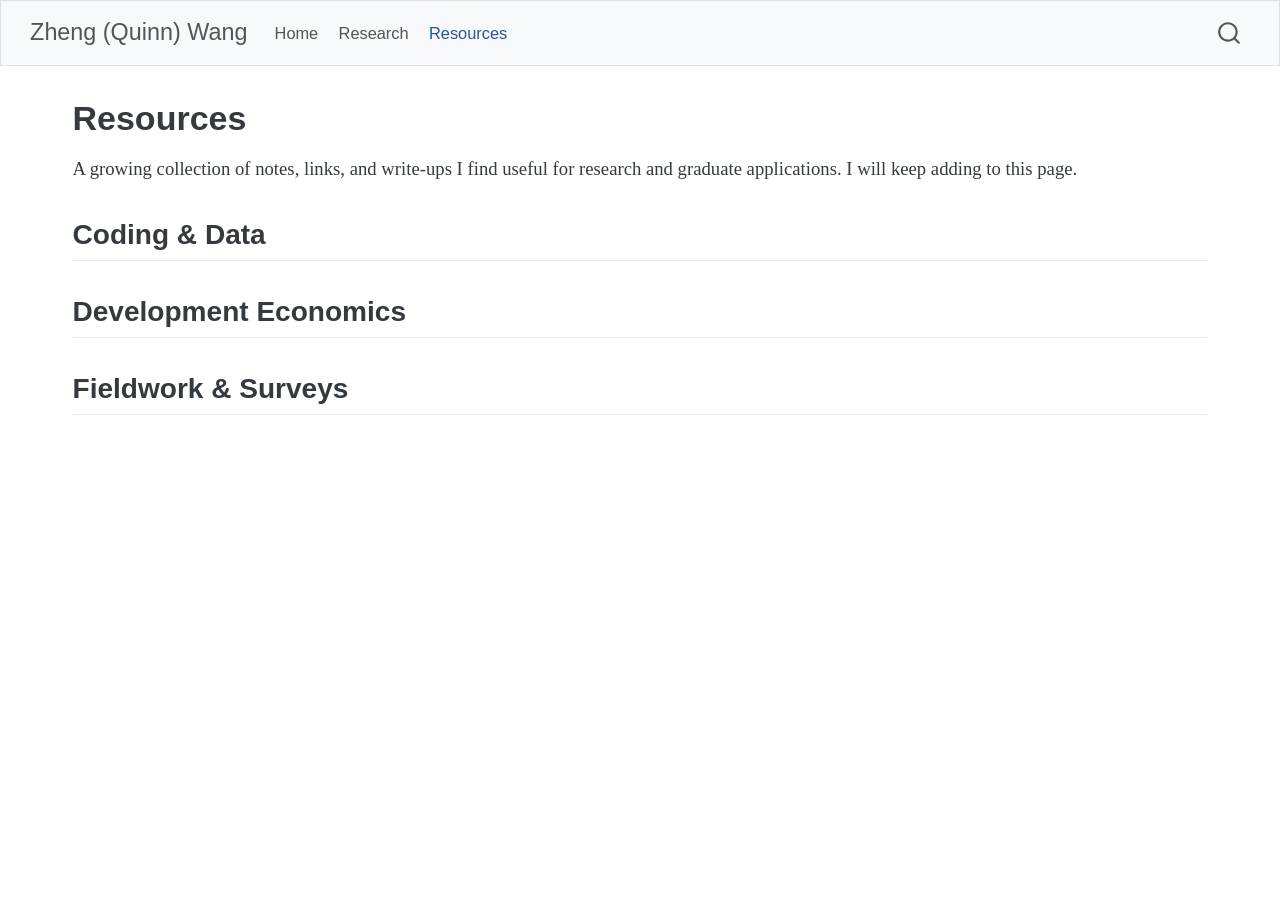
<file: resources.html>
<!DOCTYPE html>
<html xmlns="http://www.w3.org/1999/xhtml" lang="en" xml:lang="en"><head>

<meta charset="utf-8">
<meta name="generator" content="quarto-1.10.18">

<meta name="viewport" content="width=device-width, initial-scale=1.0, user-scalable=yes">


<title>Resources – Zheng (Quinn) Wang</title>
<style>
/* Default styles provided by pandoc.
** See https://pandoc.org/MANUAL.html#variables-for-html for config info.
*/
span.smallcaps{font-variant: small-caps;}
div.columns{display: flex; gap: 1.5em;}
div.column{flex: auto;}
@media screen {
div.columns{gap: min(4vw, 1.5em);}
div.column{overflow-x: auto;}
}
div.hanging-indent{margin-left: 1.5em; text-indent: -1.5em;}
ul.task-list{list-style: none;}
ul.task-list li input[type="checkbox"] {
  width: 0.8em;
  margin: 0 0.8em 0.2em -1em; /* quarto-specific, see https://github.com/quarto-dev/quarto-cli/issues/4556 */ 
  vertical-align: middle;
}
</style>


<script src="site_libs/quarto-nav/quarto-nav.js"></script>
<script src="site_libs/quarto-nav/headroom.min.js"></script>
<script src="site_libs/clipboard/clipboard.min.js"></script>
<script src="site_libs/quarto-search/autocomplete.umd.js"></script>
<script src="site_libs/quarto-search/fuse.min.js"></script>
<script src="site_libs/quarto-search/quarto-search.js"></script>
<meta name="quarto:offset" content="./">
<script src="site_libs/quarto-html/quarto.js" type="module"></script>
<script src="site_libs/quarto-html/tabsets/tabsets.js" type="module"></script>
<script src="site_libs/quarto-html/popper.min.js"></script>
<script src="site_libs/quarto-html/tippy.umd.min.js"></script>
<script src="site_libs/quarto-html/anchor.min.js"></script>
<link href="site_libs/quarto-html/tippy.css" rel="stylesheet">
<link href="site_libs/quarto-html/quarto-syntax-highlighting-64a204ab8560d761af7679ceaba22944.css" rel="stylesheet" id="quarto-text-highlighting-styles">
<script src="site_libs/bootstrap/bootstrap.min.js"></script>
<link href="site_libs/bootstrap/bootstrap-icons.css" rel="stylesheet">
<link href="site_libs/bootstrap/bootstrap-c5a604da47f4eb3782dcbeae4ff25752.min.css" rel="stylesheet" append-hash="true" id="quarto-bootstrap" data-mode="light">
<script id="quarto-search-options" type="application/json">{
  "location": "navbar",
  "copy-button": false,
  "collapse-after": 3,
  "panel-placement": "end",
  "type": "overlay",
  "limit": 50,
  "keyboard-shortcut": [
    "f",
    "/",
    "s"
  ],
  "show-item-context": false,
  "language": {
    "search-no-results-text": "No results",
    "search-matching-documents-text": "matching documents",
    "search-copy-link-title": "Copy link to search",
    "search-hide-matches-text": "Hide additional matches",
    "search-more-match-text": "more match in this document",
    "search-more-matches-text": "more matches in this document",
    "search-clear-button-title": "Clear",
    "search-text-placeholder": "",
    "search-detached-cancel-button-title": "Cancel",
    "search-submit-button-title": "Submit",
    "search-label": "Search"
  }
}</script>


<link rel="stylesheet" href="styles.css">
</head>

<body class="nav-fixed quarto-light">

<div id="quarto-search-results"></div>
  <header id="quarto-header" class="headroom fixed-top">
    <nav class="navbar navbar-expand-lg " data-bs-theme="dark">
      <div class="navbar-container container-fluid">
      <div class="navbar-brand-container mx-auto">
    <a class="navbar-brand" href="./index.html">
    <span class="navbar-title">Zheng (Quinn) Wang</span>
    </a>
  </div>
            <div id="quarto-search" class="" title="Search"></div>
          <button class="navbar-toggler" type="button" data-bs-toggle="collapse" data-bs-target="#navbarCollapse" aria-controls="navbarCollapse" role="menu" aria-expanded="false" aria-label="Toggle navigation" onclick="if (window.quartoToggleHeadroom) { window.quartoToggleHeadroom(); }">
  <span class="navbar-toggler-icon"></span>
</button>
          <div class="collapse navbar-collapse" id="navbarCollapse">
            <ul class="navbar-nav navbar-nav-scroll me-auto">
  <li class="nav-item">
    <a class="nav-link" href="./index.html"> 
<span class="menu-text">Home</span></a>
  </li>  
  <li class="nav-item">
    <a class="nav-link" href="./research.html"> 
<span class="menu-text">Research</span></a>
  </li>  
  <li class="nav-item">
    <a class="nav-link active" href="./resources.html" aria-current="page"> 
<span class="menu-text">Resources</span></a>
  </li>  
</ul>
          </div> <!-- /navcollapse -->
            <div class="quarto-navbar-tools">
</div>
      </div> <!-- /container-fluid -->
    </nav>
</header>
<!-- content -->
<div id="quarto-content" class="quarto-container page-columns page-rows-contents page-layout-full page-navbar">
<!-- sidebar -->
<!-- margin-sidebar -->
    
<!-- main -->
<main class="content column-page" id="quarto-document-content">

<header id="title-block-header" class="quarto-title-block default">
<div class="quarto-title">
<h1 class="title">Resources</h1>
</div>



<div class="quarto-title-meta column-page">

    
  
    
  </div>
  


</header>


<p>A growing collection of notes, links, and write-ups I find useful for research and graduate applications. I will keep adding to this page.</p>
<section id="coding-data" class="level2">
<h2 class="anchored" data-anchor-id="coding-data">Coding &amp; Data</h2>
</section>
<section id="development-economics" class="level2">
<h2 class="anchored" data-anchor-id="development-economics">Development Economics</h2>
</section>
<section id="fieldwork-surveys" class="level2">
<h2 class="anchored" data-anchor-id="fieldwork-surveys">Fieldwork &amp; Surveys</h2>


</section>

</main> <!-- /main -->
<script id="quarto-html-after-body" type="application/javascript">
  window.document.addEventListener("DOMContentLoaded", function (event) {
    const icon = "";
    const anchorJS = new window.AnchorJS();
    anchorJS.options = {
      placement: 'right',
      icon: icon
    };
    anchorJS.add('.anchored');
    const isCodeAnnotation = (el) => {
      for (const clz of el.classList) {
        if (clz.startsWith('code-annotation-')) {                     
          return true;
        }
      }
      return false;
    }
    const onCopySuccess = function(e) {
      // button target
      const button = e.trigger;
      // don't keep focus
      button.blur();
      // flash "checked"
      button.classList.add('code-copy-button-checked');
      var currentTitle = button.getAttribute("title");
      button.setAttribute("title", "Copied!");
      let tooltip;
      if (window.bootstrap) {
        button.setAttribute("data-bs-toggle", "tooltip");
        button.setAttribute("data-bs-placement", "left");
        button.setAttribute("data-bs-title", "Copied!");
        tooltip = new bootstrap.Tooltip(button, 
          { trigger: "manual", 
            customClass: "code-copy-button-tooltip",
            offset: [0, -8]});
        tooltip.show();    
      }
      setTimeout(function() {
        if (tooltip) {
          tooltip.hide();
          button.removeAttribute("data-bs-title");
          button.removeAttribute("data-bs-toggle");
          button.removeAttribute("data-bs-placement");
        }
        button.setAttribute("title", currentTitle);
        button.classList.remove('code-copy-button-checked');
      }, 1000);
      // clear code selection
      e.clearSelection();
    }
    const getTextToCopy = function(trigger) {
      const outerScaffold = trigger.parentElement.cloneNode(true);
      const codeEl = outerScaffold.querySelector('code');
      for (const childEl of codeEl.children) {
        if (isCodeAnnotation(childEl)) {
          childEl.remove();
        }
      }
      return codeEl.innerText;
    }
    const clipboard = new window.ClipboardJS('.code-copy-button:not([data-in-quarto-modal])', {
      text: getTextToCopy
    });
    clipboard.on('success', onCopySuccess);
    if (window.document.getElementById('quarto-embedded-source-code-modal')) {
      const clipboardModal = new window.ClipboardJS('.code-copy-button[data-in-quarto-modal]', {
        text: getTextToCopy,
        container: window.document.getElementById('quarto-embedded-source-code-modal')
      });
      clipboardModal.on('success', onCopySuccess);
    }
      var localhostRegex = new RegExp(/^(?:http|https):\/\/localhost\:?[0-9]*\//);
      var mailtoRegex = new RegExp(/^mailto:/);
        var filterRegex = new RegExp("https:\/\/wzquinn\.github\.io\/");
      var isInternal = (href) => {
          return filterRegex.test(href) || localhostRegex.test(href) || mailtoRegex.test(href);
      }
      // Inspect non-navigation links and adorn them if external
     var links = window.document.querySelectorAll('a[href]:not(.nav-link):not(.navbar-brand):not(.toc-action):not(.sidebar-link):not(.sidebar-item-toggle):not(.pagination-link):not(.no-external):not([aria-hidden]):not(.dropdown-item):not(.quarto-navigation-tool):not(.about-link)');
      for (var i=0; i<links.length; i++) {
        const link = links[i];
        if (!isInternal(link.href)) {
          // undo the damage that might have been done by quarto-nav.js in the case of
          // links that we want to consider external
          if (link.dataset.originalHref !== undefined) {
            link.href = link.dataset.originalHref;
          }
        }
      }
    function tippyHover(el, contentFn, onTriggerFn, onUntriggerFn) {
      const config = {
        allowHTML: true,
        maxWidth: 500,
        delay: 100,
        arrow: false,
        appendTo: function(el) {
            return el.parentElement;
        },
        interactive: true,
        interactiveBorder: 10,
        theme: 'quarto',
        placement: 'bottom-start',
      };
      if (contentFn) {
        config.content = contentFn;
      }
      if (onTriggerFn) {
        config.onTrigger = onTriggerFn;
      }
      if (onUntriggerFn) {
        config.onUntrigger = onUntriggerFn;
      }
      window.tippy(el, config); 
    }
    const noterefs = window.document.querySelectorAll('a[role="doc-noteref"]');
    for (var i=0; i<noterefs.length; i++) {
      const ref = noterefs[i];
      tippyHover(ref, function() {
        // use id or data attribute instead here
        let href = ref.getAttribute('data-footnote-href') || ref.getAttribute('href');
        try { href = new URL(href).hash; } catch {}
        const id = href.replace(/^#\/?/, "");
        const note = window.document.getElementById(id);
        if (note) {
          return note.innerHTML;
        } else {
          return "";
        }
      });
    }
    const xrefs = window.document.querySelectorAll('a.quarto-xref');
    const processXRef = (id, note) => {
      // Strip column container classes
      const stripColumnClz = (el) => {
        el.classList.remove("page-full", "page-columns");
        if (el.children) {
          for (const child of el.children) {
            stripColumnClz(child);
          }
        }
      }
      stripColumnClz(note)
      if (id === null || id.startsWith('sec-')) {
        // Special case sections, only their first couple elements
        const container = document.createElement("div");
        if (note.children && note.children.length > 2) {
          container.appendChild(note.children[0].cloneNode(true));
          for (let i = 1; i < note.children.length; i++) {
            const child = note.children[i];
            if (child.tagName === "P" && child.innerText === "") {
              continue;
            } else {
              container.appendChild(child.cloneNode(true));
              break;
            }
          }
          if (window.Quarto?.typesetMath) {
            window.Quarto.typesetMath(container);
          }
          return container.innerHTML
        } else {
          if (window.Quarto?.typesetMath) {
            window.Quarto.typesetMath(note);
          }
          return note.innerHTML;
        }
      } else {
        // Remove any anchor links if they are present
        const anchorLink = note.querySelector('a.anchorjs-link');
        if (anchorLink) {
          anchorLink.remove();
        }
        if (window.Quarto?.typesetMath) {
          window.Quarto.typesetMath(note);
        }
        if (note.classList.contains("callout")) {
          return note.outerHTML;
        } else {
          return note.innerHTML;
        }
      }
    }
    for (var i=0; i<xrefs.length; i++) {
      const xref = xrefs[i];
      tippyHover(xref, undefined, function(instance) {
        instance.disable();
        let url = xref.getAttribute('href');
        let hash = undefined; 
        if (url.startsWith('#')) {
          hash = url;
        } else {
          try { hash = new URL(url).hash; } catch {}
        }
        if (hash) {
          const id = hash.replace(/^#\/?/, "");
          const note = window.document.getElementById(id);
          if (note !== null) {
            try {
              const html = processXRef(id, note.cloneNode(true));
              instance.setContent(html);
            } finally {
              instance.enable();
              instance.show();
            }
          } else {
            // See if we can fetch this
            fetch(url.split('#')[0])
            .then(res => res.text())
            .then(html => {
              const parser = new DOMParser();
              const htmlDoc = parser.parseFromString(html, "text/html");
              const note = htmlDoc.getElementById(id);
              if (note !== null) {
                const html = processXRef(id, note);
                instance.setContent(html);
              } 
            }).finally(() => {
              instance.enable();
              instance.show();
            });
          }
        } else {
          // See if we can fetch a full url (with no hash to target)
          // This is a special case and we should probably do some content thinning / targeting
          fetch(url)
          .then(res => res.text())
          .then(html => {
            const parser = new DOMParser();
            const htmlDoc = parser.parseFromString(html, "text/html");
            const note = htmlDoc.querySelector('main.content');
            if (note !== null) {
              // This should only happen for chapter cross references
              // (since there is no id in the URL)
              // remove the first header
              if (note.children.length > 0 && note.children[0].tagName === "HEADER") {
                note.children[0].remove();
              }
              const html = processXRef(null, note);
              instance.setContent(html);
            } 
          }).finally(() => {
            instance.enable();
            instance.show();
          });
        }
      }, function(instance) {
      });
    }
        let selectedAnnoteEl;
        const selectorForAnnotation = ( cell, annotation) => {
          let cellAttr = 'data-code-cell="' + cell + '"';
          let lineAttr = 'data-code-annotation="' +  annotation + '"';
          const selector = 'span[' + cellAttr + '][' + lineAttr + ']';
          return selector;
        }
        const selectCodeLines = (annoteEl) => {
          const doc = window.document;
          const targetCell = annoteEl.getAttribute("data-target-cell");
          const targetAnnotation = annoteEl.getAttribute("data-target-annotation");
          const annoteSpan = window.document.querySelector(selectorForAnnotation(targetCell, targetAnnotation));
          const lines = annoteSpan.getAttribute("data-code-lines").split(",");
          const lineIds = lines.map((line) => {
            return targetCell + "-" + line;
          })
          let top = null;
          let height = null;
          let parent = null;
          if (lineIds.length > 0) {
              //compute the position of the single el (top and bottom and make a div)
              const el = window.document.getElementById(lineIds[0]);
              top = el.offsetTop;
              height = el.offsetHeight;
              parent = el.parentElement.parentElement;
            if (lineIds.length > 1) {
              const lastEl = window.document.getElementById(lineIds[lineIds.length - 1]);
              const bottom = lastEl.offsetTop + lastEl.offsetHeight;
              height = bottom - top;
            }
            if (top !== null && height !== null && parent !== null) {
              // cook up a div (if necessary) and position it 
              let div = window.document.getElementById("code-annotation-line-highlight");
              if (div === null) {
                div = window.document.createElement("div");
                div.setAttribute("id", "code-annotation-line-highlight");
                div.style.position = 'absolute';
                parent.appendChild(div);
              }
              div.style.top = top - 2 + "px";
              div.style.height = height + 4 + "px";
              div.style.left = 0;
              let gutterDiv = window.document.getElementById("code-annotation-line-highlight-gutter");
              if (gutterDiv === null) {
                gutterDiv = window.document.createElement("div");
                gutterDiv.setAttribute("id", "code-annotation-line-highlight-gutter");
                gutterDiv.style.position = 'absolute';
                const codeCell = window.document.getElementById(targetCell);
                const gutter = codeCell.querySelector('.code-annotation-gutter');
                gutter.appendChild(gutterDiv);
              }
              gutterDiv.style.top = top - 2 + "px";
              gutterDiv.style.height = height + 4 + "px";
            }
            selectedAnnoteEl = annoteEl;
          }
        };
        const unselectCodeLines = () => {
          const elementsIds = ["code-annotation-line-highlight", "code-annotation-line-highlight-gutter"];
          elementsIds.forEach((elId) => {
            const div = window.document.getElementById(elId);
            if (div) {
              div.remove();
            }
          });
          selectedAnnoteEl = undefined;
        };
          // Handle positioning of the toggle
      window.addEventListener(
        "resize",
        throttle(() => {
          elRect = undefined;
          if (selectedAnnoteEl) {
            selectCodeLines(selectedAnnoteEl);
          }
        }, 10)
      );
      function throttle(fn, ms) {
      let throttle = false;
      let timer;
        return (...args) => {
          if(!throttle) { // first call gets through
              fn.apply(this, args);
              throttle = true;
          } else { // all the others get throttled
              if(timer) clearTimeout(timer); // cancel #2
              timer = setTimeout(() => {
                fn.apply(this, args);
                timer = throttle = false;
              }, ms);
          }
        };
      }
        // Attach click handler to the DT
        const annoteDls = window.document.querySelectorAll('dt[data-target-cell]');
        for (const annoteDlNode of annoteDls) {
          annoteDlNode.addEventListener('click', (event) => {
            const clickedEl = event.target;
            if (clickedEl !== selectedAnnoteEl) {
              unselectCodeLines();
              const activeEl = window.document.querySelector('dt[data-target-cell].code-annotation-active');
              if (activeEl) {
                activeEl.classList.remove('code-annotation-active');
              }
              selectCodeLines(clickedEl);
              clickedEl.classList.add('code-annotation-active');
            } else {
              // Unselect the line
              unselectCodeLines();
              clickedEl.classList.remove('code-annotation-active');
            }
          });
        }
    const findCites = (el) => {
      const parentEl = el.parentElement;
      if (parentEl) {
        const cites = parentEl.dataset.cites;
        if (cites) {
          return {
            el,
            cites: cites.split(' ')
          };
        } else {
          return findCites(el.parentElement)
        }
      } else {
        return undefined;
      }
    };
    var bibliorefs = window.document.querySelectorAll('a[role="doc-biblioref"]');
    for (var i=0; i<bibliorefs.length; i++) {
      const ref = bibliorefs[i];
      const citeInfo = findCites(ref);
      if (citeInfo) {
        tippyHover(citeInfo.el, function() {
          var popup = window.document.createElement('div');
          citeInfo.cites.forEach(function(cite) {
            var citeDiv = window.document.createElement('div');
            citeDiv.classList.add('hanging-indent');
            citeDiv.classList.add('csl-entry');
            var biblioDiv = window.document.getElementById('ref-' + cite);
            if (biblioDiv) {
              citeDiv.innerHTML = biblioDiv.innerHTML;
            }
            popup.appendChild(citeDiv);
          });
          return popup.innerHTML;
        });
      }
    }
  });
  </script>
</div> <!-- /content -->




</body></html>
</file>
<file: site_libs/quarto-html/tippy.css>
.tippy-box[data-animation=fade][data-state=hidden]{opacity:0}[data-tippy-root]{max-width:calc(100vw - 10px)}.tippy-box{position:relative;background-color:#333;color:#fff;border-radius:4px;font-size:14px;line-height:1.4;white-space:normal;outline:0;transition-property:transform,visibility,opacity}.tippy-box[data-placement^=top]>.tippy-arrow{bottom:0}.tippy-box[data-placement^=top]>.tippy-arrow:before{bottom:-7px;left:0;border-width:8px 8px 0;border-top-color:initial;transform-origin:center top}.tippy-box[data-placement^=bottom]>.tippy-arrow{top:0}.tippy-box[data-placement^=bottom]>.tippy-arrow:before{top:-7px;left:0;border-width:0 8px 8px;border-bottom-color:initial;transform-origin:center bottom}.tippy-box[data-placement^=left]>.tippy-arrow{right:0}.tippy-box[data-placement^=left]>.tippy-arrow:before{border-width:8px 0 8px 8px;border-left-color:initial;right:-7px;transform-origin:center left}.tippy-box[data-placement^=right]>.tippy-arrow{left:0}.tippy-box[data-placement^=right]>.tippy-arrow:before{left:-7px;border-width:8px 8px 8px 0;border-right-color:initial;transform-origin:center right}.tippy-box[data-inertia][data-state=visible]{transition-timing-function:cubic-bezier(.54,1.5,.38,1.11)}.tippy-arrow{width:16px;height:16px;color:#333}.tippy-arrow:before{content:"";position:absolute;border-color:transparent;border-style:solid}.tippy-content{position:relative;padding:5px 9px;z-index:1}
</file>
<file: site_libs/quarto-html/quarto-syntax-highlighting-64a204ab8560d761af7679ceaba22944.css>
/* quarto syntax highlight colors */
:root {
  --quarto-hl-ot-color: #003B4F;
  --quarto-hl-at-color: #657422;
  --quarto-hl-ss-color: #20794D;
  --quarto-hl-an-color: #5E5E5E;
  --quarto-hl-fu-color: #4758AB;
  --quarto-hl-st-color: #20794D;
  --quarto-hl-cf-color: #003B4F;
  --quarto-hl-op-color: #5E5E5E;
  --quarto-hl-er-color: #AD0000;
  --quarto-hl-bn-color: #AD0000;
  --quarto-hl-al-color: #AD0000;
  --quarto-hl-va-color: #111111;
  --quarto-hl-bu-color: inherit;
  --quarto-hl-ex-color: inherit;
  --quarto-hl-pp-color: #AD0000;
  --quarto-hl-in-color: #5E5E5E;
  --quarto-hl-vs-color: #20794D;
  --quarto-hl-wa-color: #5E5E5E;
  --quarto-hl-do-color: #5E5E5E;
  --quarto-hl-im-color: #00769E;
  --quarto-hl-ch-color: #20794D;
  --quarto-hl-dt-color: #AD0000;
  --quarto-hl-fl-color: #AD0000;
  --quarto-hl-co-color: #5E5E5E;
  --quarto-hl-cv-color: #5E5E5E;
  --quarto-hl-cn-color: #8f5902;
  --quarto-hl-sc-color: #5E5E5E;
  --quarto-hl-dv-color: #AD0000;
  --quarto-hl-kw-color: #003B4F;
}

/* other quarto variables */
:root {
  --quarto-font-monospace: SFMono-Regular, Menlo, Monaco, Consolas, "Liberation Mono", "Courier New", monospace;
}

/* syntax highlight based on Pandoc's rules */
pre > code.sourceCode > span {
  color: #003B4F;
}

code.sourceCode > span {
  color: #003B4F;
}

div.sourceCode,
div.sourceCode pre.sourceCode {
  color: #003B4F;
}

/* Normal */
code span {
  color: #003B4F;
}

/* Alert */
code span.al {
  color: #AD0000;
  font-style: inherit;
}

/* Annotation */
code span.an {
  color: #5E5E5E;
  font-style: inherit;
}

/* Attribute */
code span.at {
  color: #657422;
  font-style: inherit;
}

/* BaseN */
code span.bn {
  color: #AD0000;
  font-style: inherit;
}

/* BuiltIn */
code span.bu {
  font-style: inherit;
}

/* ControlFlow */
code span.cf {
  color: #003B4F;
  font-weight: bold;
  font-style: inherit;
}

/* Char */
code span.ch {
  color: #20794D;
  font-style: inherit;
}

/* Constant */
code span.cn {
  color: #8f5902;
  font-style: inherit;
}

/* Comment */
code span.co {
  color: #5E5E5E;
  font-style: inherit;
}

/* CommentVar */
code span.cv {
  color: #5E5E5E;
  font-style: italic;
}

/* Documentation */
code span.do {
  color: #5E5E5E;
  font-style: italic;
}

/* DataType */
code span.dt {
  color: #AD0000;
  font-style: inherit;
}

/* DecVal */
code span.dv {
  color: #AD0000;
  font-style: inherit;
}

/* Error */
code span.er {
  color: #AD0000;
  font-style: inherit;
}

/* Extension */
code span.ex {
  font-style: inherit;
}

/* Float */
code span.fl {
  color: #AD0000;
  font-style: inherit;
}

/* Function */
code span.fu {
  color: #4758AB;
  font-style: inherit;
}

/* Import */
code span.im {
  color: #00769E;
  font-style: inherit;
}

/* Information */
code span.in {
  color: #5E5E5E;
  font-style: inherit;
}

/* Keyword */
code span.kw {
  color: #003B4F;
  font-weight: bold;
  font-style: inherit;
}

/* Operator */
code span.op {
  color: #5E5E5E;
  font-style: inherit;
}

/* Other */
code span.ot {
  color: #003B4F;
  font-style: inherit;
}

/* Preprocessor */
code span.pp {
  color: #AD0000;
  font-style: inherit;
}

/* SpecialChar */
code span.sc {
  color: #5E5E5E;
  font-style: inherit;
}

/* SpecialString */
code span.ss {
  color: #20794D;
  font-style: inherit;
}

/* String */
code span.st {
  color: #20794D;
  font-style: inherit;
}

/* Variable */
code span.va {
  color: #111111;
  font-style: inherit;
}

/* VerbatimString */
code span.vs {
  color: #20794D;
  font-style: inherit;
}

/* Warning */
code span.wa {
  color: #5E5E5E;
  font-style: italic;
}

.prevent-inlining {
  content: "</";
}

/*# sourceMappingURL=9d8d5bb603a83b8298b89080a598c93b.css.map */
</file>
<file: styles.css>
.hero {
  display: flex;
  align-items: center;
  justify-content: space-between;
  gap: 2rem;
  margin: 1rem 0 2rem 0;
}

.hero-name {
  font-size: 2.5rem;
  font-weight: 500;
  margin: 0;
  line-height: 1.2;
}

.hero-subtitle {
  font-size: 1.25rem;
  color: #555;
  margin: 0.25rem 0 0 0;
}

.hero-contact {
  margin: 0.5rem 0 0 0;
}

.hero-photo-wrap {
  flex-shrink: 0;
}

.hero-photo-wrap img {
  width: 180px;
  height: auto;
  display: block;
}
</file>
